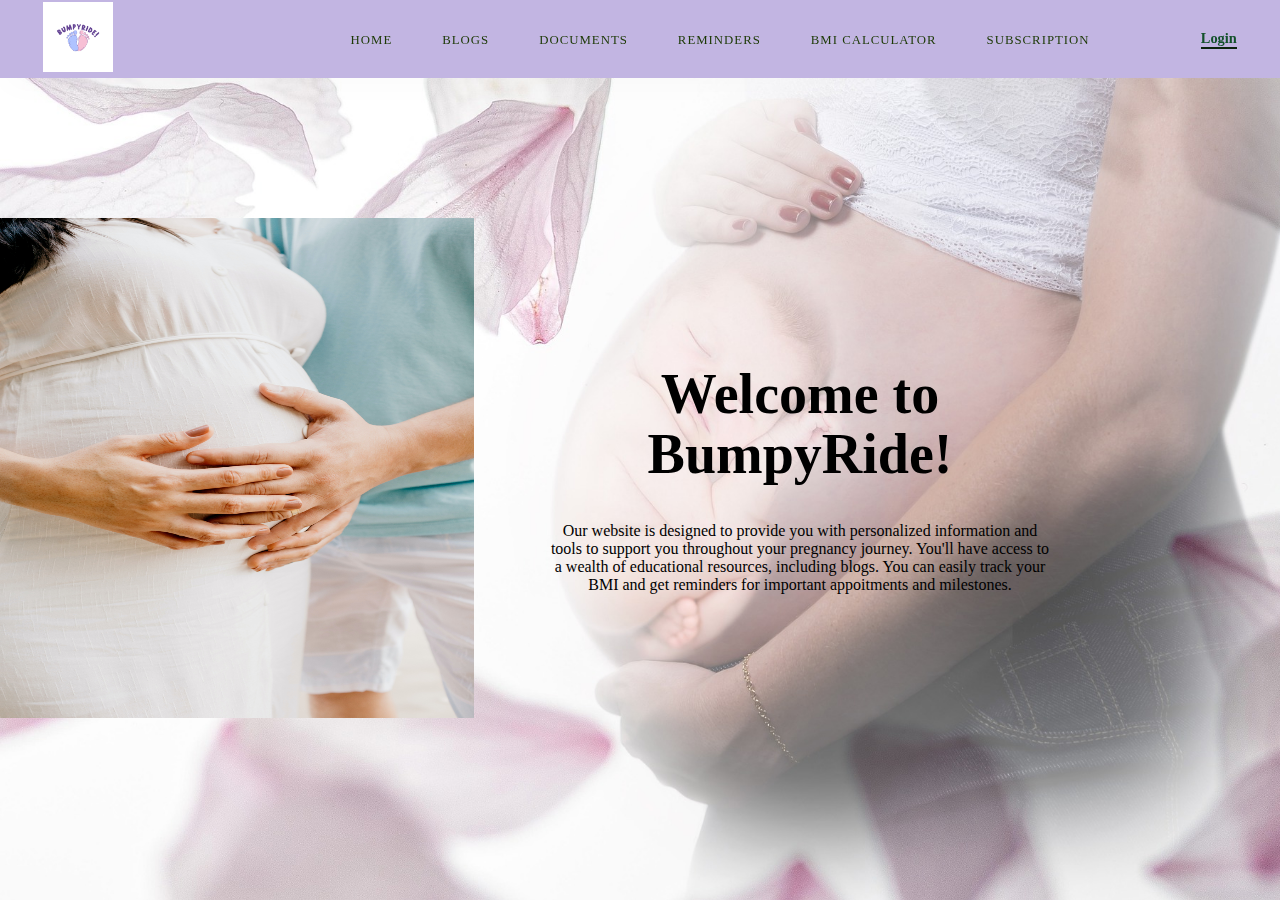
<file: index.html>
<!DOCTYPE html>
<html>l
    <head>
        <meta charset="utf-8">
        <title> BumpyRide </title>
        <link href="login.css" rel="stylesheet" type="text/css" />
        
    </head>
    <body>
      <section id="main">
          <nav> 
           <a href="#" class="logo" >
            <img src="Bumpyride!.png" alt="Logo" >
            </a>

            <span class="menu-space"></span>

            <ul class="menu">
                <li><a href="Index.html">Home</a></li>
                <li><a href="blog.html">Blogs</a></li>
                <li><a href="doc.html">Documents</a></li>
                <li><a href="reminder.html">Reminders</a></li>
                <li><a href="bmi.html">BMI Calculator</a></li>
                <li><a href="subs.html">Subscription</a></li>
            </ul>
            <a href="./contact.html" class="hey"><strong>Login</strong></a>
          </nav>
       </section>


       <section class="content">
       
        <!-- <video autoplay loop muted plays-inline>
        <source src="vid.mp4" type="video/mp4">
        </video> -->
      
         <div class="image">
             <img src="./babybump.jpg" alt="gallery" >
         </div>
            <div class="main-text">
                <h1 style="color: black"><strong>Welcome to <br>BumpyRide!</strong> </h1>
                <p style="color: black;"> Our website is designed to provide you with personalized  information and tools to support you throughout your pregnancy journey. You'll have access to a wealth of educational resources, including blogs. You can easily track your BMI and get reminders for important appoitments and milestones.<p>
                    <!-- <button class="button" > Know More!</button>  -->
            </div>
          </section>
        <!-- <div> 
       <footer >
        <h2>Made with 🤍 at DigitalOcean </h2>
      </footer>
    </div> -->
   
    </body>
    
</html>
</file>
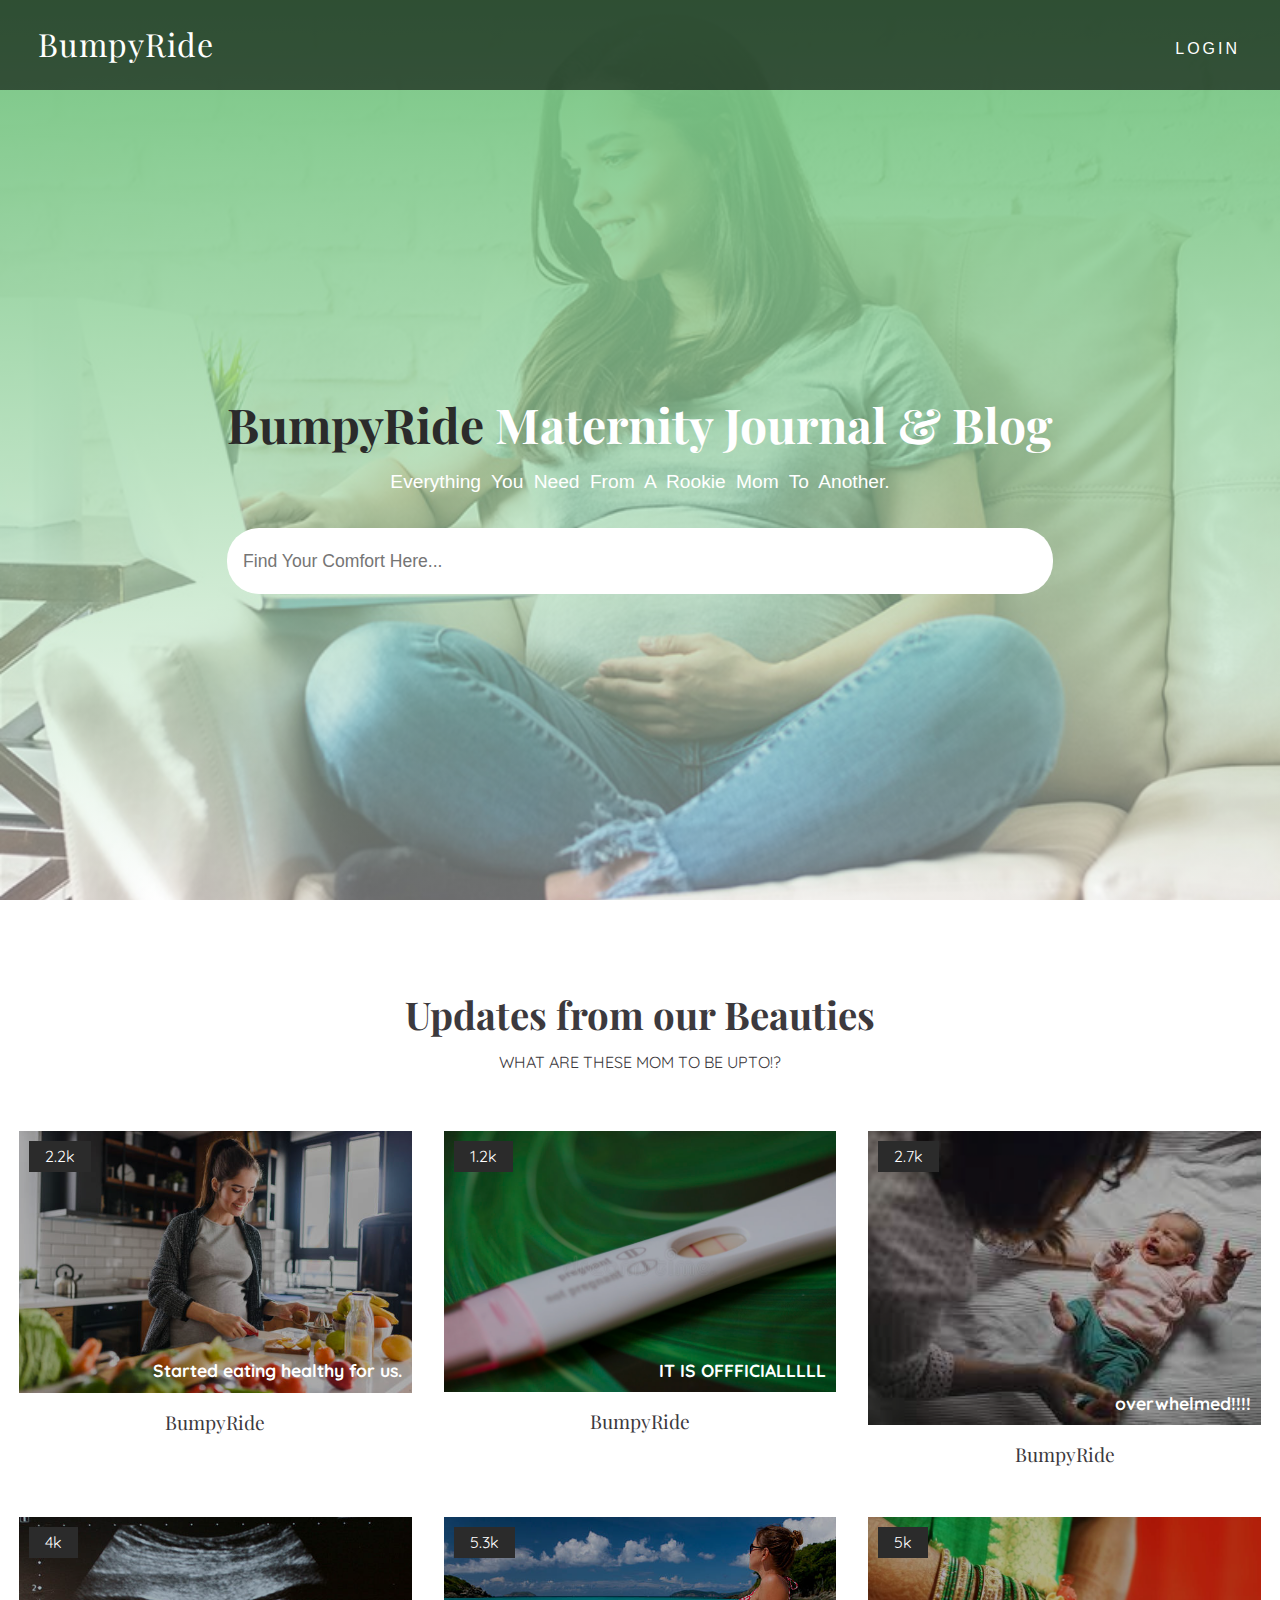
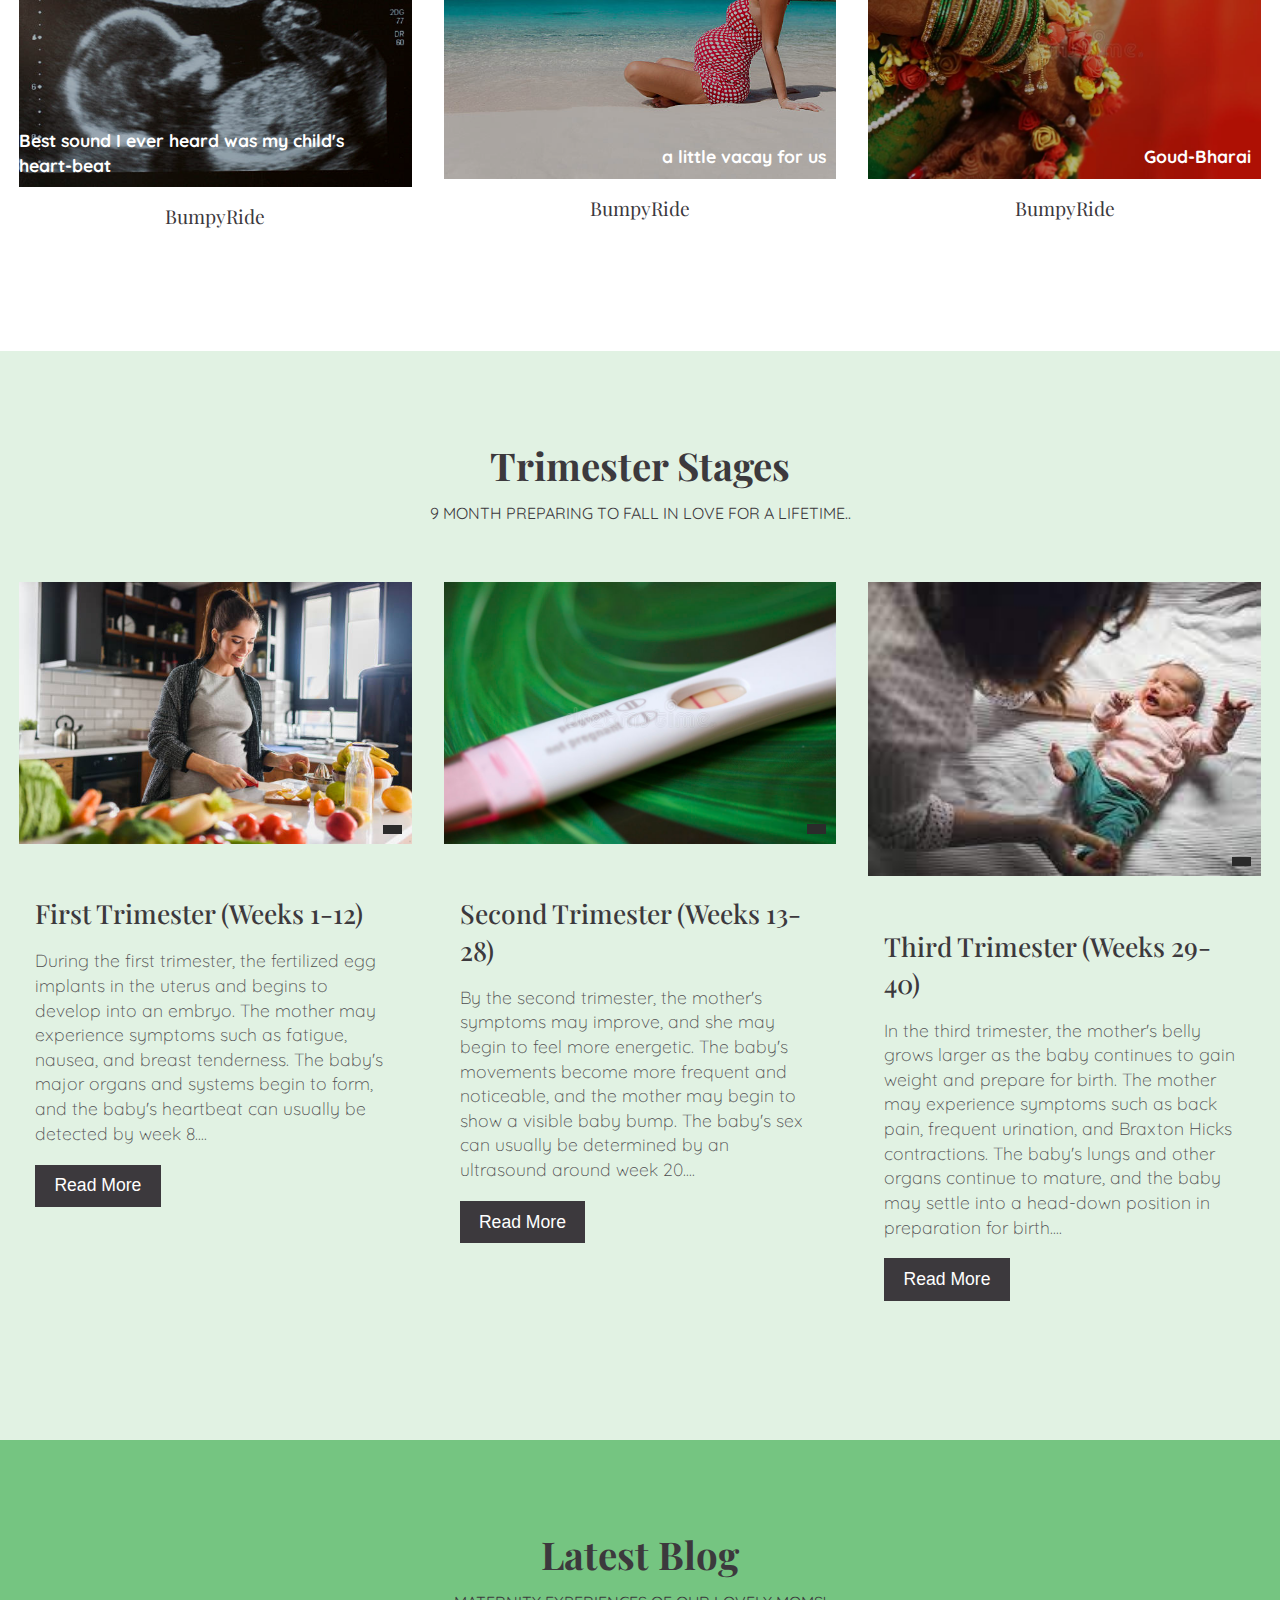
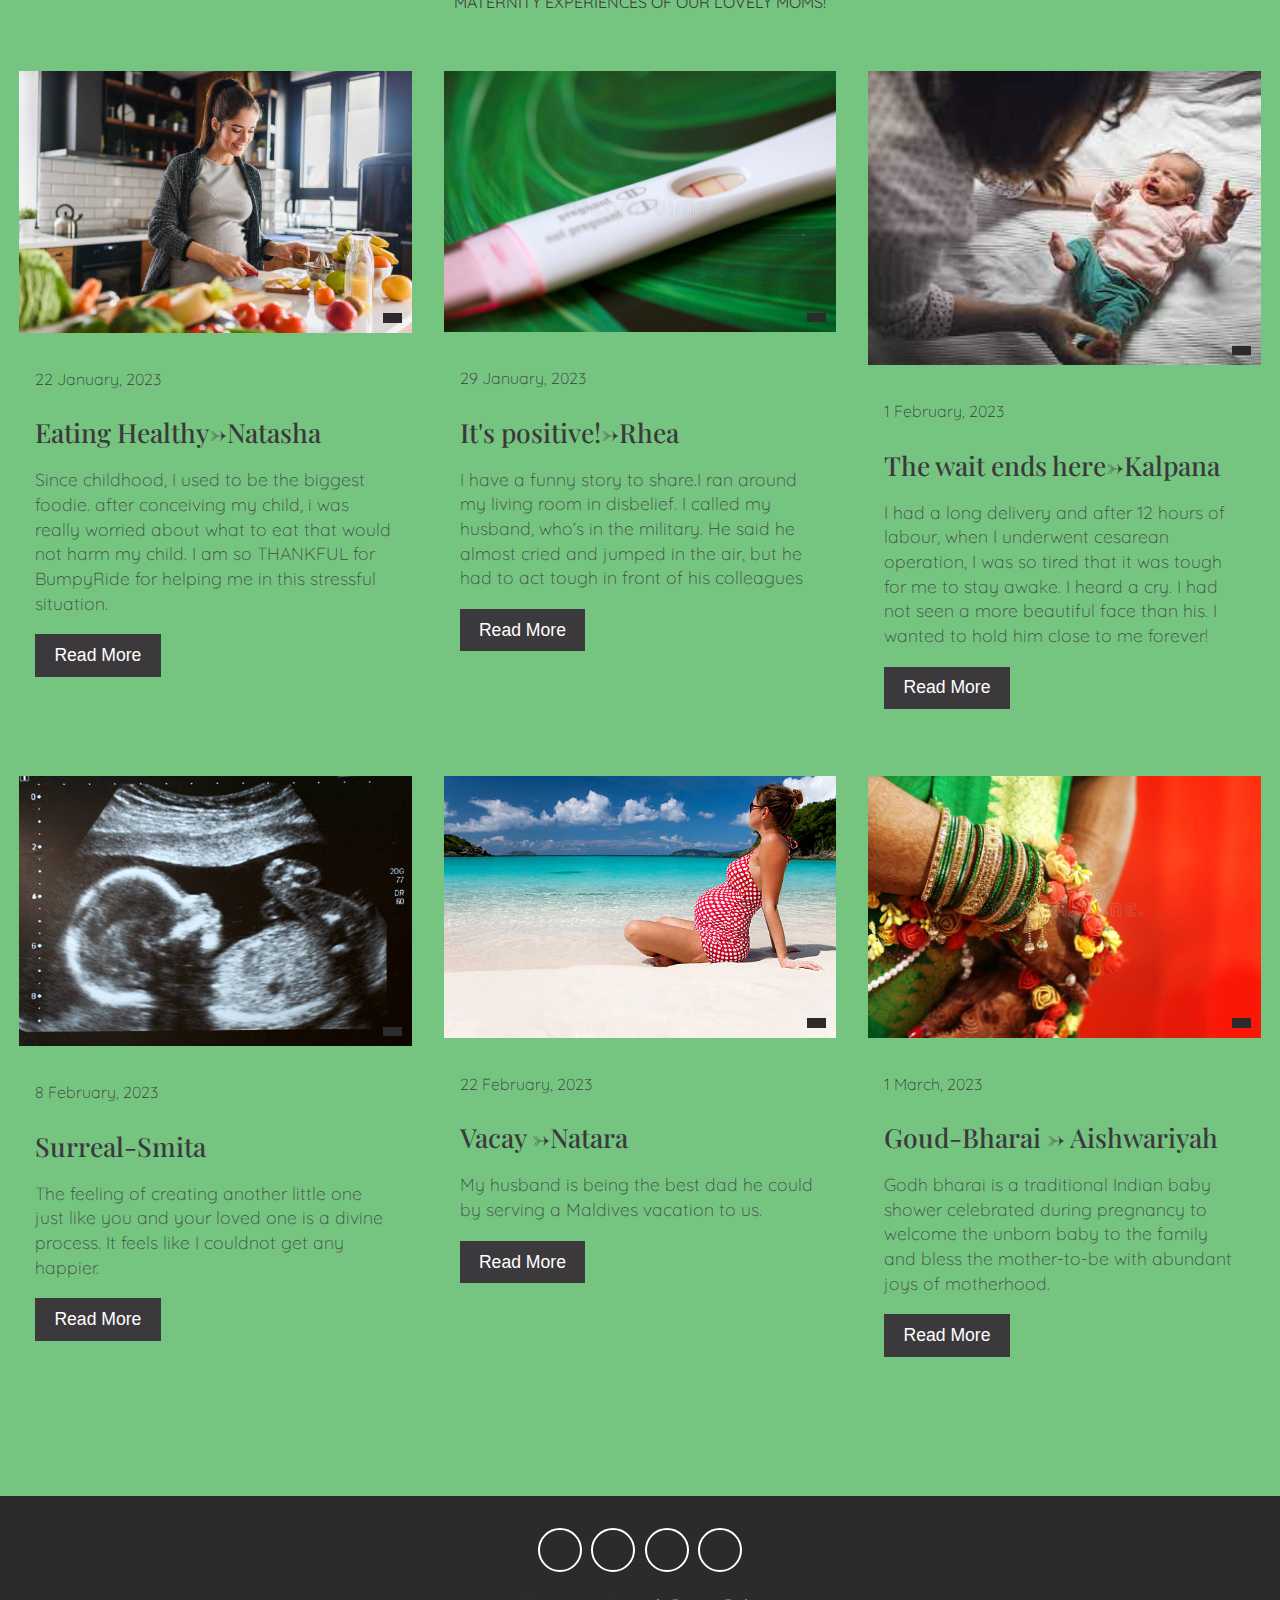
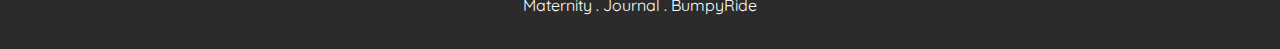
<file: blog.html>
<!DOCTYPE html>
<html>
<head>
    <meta charset="utf-8">
    <meta http-equiv="X-UA-Compatible" content="IE=edge">
    <title>BumpyRide Blog </title>
    <meta name="viewpoint" content="width=device-width,initial-scale=1">
    <link rel="stylesheet" href="https://cdnjs.cloudflare.com/ajax/libs/font-awesome/5.15.1/css/all.min.css" integrity="sha512-+4zCK9k+qNFUR5X+cKL9EIR+ZOhtIloNl9GIKS57V1MyNsYpYcUrUeQc9vNfzsWfV28IaLL3i96P9sdNyeRssA==" crossorigin="anonymous" referrerpolicy="no-referrer" />
    <link rel="stylesheet" href="blog.css"/>
</head>
<body>
    <header>
        <nav class="navbar">
            <div class="container">
                <a href="index.html" class="navbar-brand">BumpyRide </a>
                <div class="navbar-nav">
                    <!-- <a href="">Home</a> -->
                    <a href="contact.html">Login</a>
                    
                </div>

            </div>

        </nav>
        <div class="banner">
            <div class="container">
                <h1 class="banner-title">
                    <span> BumpyRide </span>Maternity Journal & Blog
                </h1>
                <p>Everything you need from a rookie mom to another.</p>
                <form >
                    <input type="text" class="search-input" placeholder="find your comfort here...">
                    <button type="submit" class="search-btn">
                        <i class="fas fa-search "></i>
                    </button>
                </form>

            </div>
        </div>
    </header> 
    <section class = "design" id = "design">
        <div class = "container">
          <div class = "title">
            <h2>Updates from our Beauties </h2>
            <p>What are these mom to be upto!?</p>
          </div>
  
          <div class = "design-content">
            <!-- item -->
            <div class = "design-item">
              <div class = "design-img">
                <img src = "foodprep.jpg" alt = "">
                <span><i class = "far fa-heart"></i> 2.2k</span>
                <span>Started eating healthy for us.</span>
              </div>
              <div class = "design-title">
                <a href = "Index.html">BumpyRide</a>
              </div>
            </div>
            <!-- end of item -->
            <!-- item -->
            

            


            <div class = "design-item">
              <div class = "design-img">
                <img src = "preg.jpg" alt = "">
                <span><i class = "far fa-heart"></i> 1.2k</span>
                <span>IT IS OFFFICIALLLLL</span>
              </div>
              <div class = "design-title">
                <a href = "">BumpyRide</a>
              </div>
            </div>
            <!-- end of item -->
            <!-- item -->
            <div class = "design-item">
              <div class = "design-img">
                <img src = "ourbabycame.jpg" alt = "">
                <span><i class = "far fa-heart"></i> 2.7k</span>
                <span>overwhelmed!!!!</span>
              </div>
              <div class = "design-title">
                <a href = "#">BumpyRide</a>
              </div>
            </div>
            <!-- end of item -->
            <!-- item -->
            <div class = "design-item">
              <div class = "design-img">
                <img src = "ultrasound.jpg" alt = "">
                <span><i class = "far fa-heart"></i> 4k</span>
                <span>Best sound I ever heard was my child's heart-beat</span>
              </div>
              <div class = "design-title">
                <a href = "#">BumpyRide</a>
              </div>
            </div>
            <!-- end of item -->
            <!-- item -->
            <div class = "design-item">
              <div class = "design-img">
                <img src = "pregaaaa.jpg" alt = "">
                <span><i class = "far fa-heart"></i> 5.3k</span>
                <span>a little vacay for us</span>
              </div>
              <div class = "design-title">
                <a href = "#">BumpyRide</a>
              </div>
            </div>
            <!-- end of item -->
            <!-- item -->
            <div class = "design-item">
              <div class = "design-img">
                <img src = "indianbbayshowe.jpg" alt = "">
                <span><i class = "far fa-heart"></i> 5k</span>
                <span>Goud-Bharai</span>
              </div>
              <div class = "design-title">
                <a href = "#">BumpyRide</a>
              </div>
            </div>
            <!-- end of item -->
          </div>
        </div>
      </section>
      <!-- blog trimester start -->
      <section class = "blogt" id = "blogt">
        <div class = "container">
          <div class = "title">
            <h2>Trimester Stages</h2>
            <p>9 MONTH preparing to fall in love for a lifetime..</p>
          </div>
          


          <div class = "blog-content">
            <!-- item -->
            
            <div class = "blog-item">
              <div class = "blog-img">
                <img src = "foodprep.jpg" alt = "">
                <span><i class = "far fa-heart"></i></span>
              </div>

              
              <div class = "blog-text">
                <!-- <span>22 January, 2023</span> -->
                <h2>First Trimester (Weeks 1-12)</h2>
                <p> During the first trimester, the fertilized egg implants in the uterus and begins to develop into an embryo. The mother may experience symptoms such as fatigue, nausea, and breast tenderness. The baby's major organs and systems begin to form, and the baby's heartbeat can usually be detected by week 8....</p>
                <a href = "#">Read More</a>
              </div>
            </div>
            <!-- end of item -->
            <!-- item -->
            <div class = "blog-item">
              <div class = "blog-img">
                <img src = "preg.jpg" alt = "">
                <span><i class = "far fa-heart"></i></span>
              </div>
              <div class = "blog-text">
                <!-- <span>29 January, 2023</span> -->
                <h2>Second Trimester (Weeks 13-28)</h2>
                <p> By the second trimester, the mother's symptoms may improve, and she may begin to feel more energetic. The baby's movements become more frequent and noticeable, and the mother may begin to show a visible baby bump. The baby's sex can usually be determined by an ultrasound around week 20....</p>
                <a href = "#">Read More</a>
              </div>
            </div>
            <!-- end of item -->
            <!-- item -->
            <div class = "blog-item">
              <div class = "blog-img">
                <img src = "ourbabycame.jpg" alt = "">
                <span><i class = "far fa-heart"></i></span>
              </div>
              <div class = "blog-text">
                <!-- <span>1 February, 2023</span> -->
                <h2>Third Trimester (Weeks 29-40)</h2>
                <p> In the third trimester, the mother's belly grows larger as the baby continues to gain weight and prepare for birth. The mother may experience symptoms such as back pain, frequent urination, and Braxton Hicks contractions. The baby's lungs and other organs continue to mature, and the baby may settle into a head-down position in preparation for birth....</p>
                <a href = "#">Read More</a>
              </div>
            </div>
            <!-- end of item -->
          </div>
        </div>
      </section>
      <!--  blog tr ends-->

      <section class = "blog" id = "blog">
        <div class = "container">
          <div class = "title">
            <h2>Latest Blog</h2>
            <p>Maternity experiences of our lovely moms!</p>
          </div>
          


          <div class = "blog-content">
            <!-- item -->
            
            <div class = "blog-item">
              <div class = "blog-img">
                <img src = "foodprep.jpg" alt = "">
                <span><i class = "far fa-heart"></i></span>
              </div>

              
              <div class = "blog-text">
                <span>22 January, 2023</span>
                <h2>Eating Healthy->Natasha</h2>
                <p>Since childhood, I used to be the biggest foodie. after conceiving my child, i was really worried about
                    what to eat that would not harm my child. 
                    I am so THANKFUL for BumpyRide for helping me in this stressful situation.
                </p>
                <a href = "#">Read More</a>
              </div>
            </div>
            <!-- end of item -->
            <!-- item -->
            <div class = "blog-item">
              <div class = "blog-img">
                <img src = "preg.jpg" alt = "">
                <span><i class = "far fa-heart"></i></span>
              </div>
              <div class = "blog-text">
                <span>29 January, 2023</span>
                <h2>It's positive!->Rhea</h2>
                <p>I have a funny story to share.I ran around my living room in disbelief. I called my husband, who’s in the military.
                     He said he almost cried and jumped in the air, but he had to act tough in front of his colleagues</p>
                <a href = "#">Read More</a>
              </div>
            </div>
            <!-- end of item -->
            <!-- item -->
            <div class = "blog-item">
              <div class = "blog-img">
                <img src = "ourbabycame.jpg" alt = "">
                <span><i class = "far fa-heart"></i></span>
              </div>
              <div class = "blog-text">
                <span>1 February, 2023</span>
                <h2>The wait ends here->Kalpana</h2>
                <p>I had a long delivery and after 12 hours of labour, when I underwent cesarean operation, I was so tired that it was tough for me to stay awake. I heard a cry. I had not seen a more beautiful face than his.
                     I wanted to hold him close to me forever!</p>
                <a href = "#">Read More</a>
              </div>
            </div>
            <!-- end of item -->
            <!-- item -->
            <div class = "blog-item">
              <div class = "blog-img">
                <img src = "ultrasound.jpg" alt = "">
                <span><i class = "far fa-heart"></i></span>
              </div>
              <div class = "blog-text">
                <span>8 February, 2023</span>
                <h2>Surreal-Smita</h2>
                <p>The feeling of creating another little one just like you and your loved one is a divine process.
                    It feels like I couldnot get any happier.
                </p>
                <a href = "#">Read More</a>
              </div>
            </div>
            <!-- end of item -->
            <!-- item -->

            
            <div class = "blog-item">
              <div class = "blog-img">
                <img src = "pregaaaa.jpg" alt = "">
                <span><i class = "far fa-heart"></i></span>
              </div>
              <div class = "blog-text">
                <span>22 February, 2023</span>
                <h2>Vacay ->Natara</h2>
                <p>My husband is being the best dad he could by serving a Maldives vacation to us.

                </p>
                <a href = "#">Read More</a>
              </div>
            </div>
            <!-- end of item -->
            <!-- item -->
            <div class = "blog-item">
              <div class = "blog-img">
                <img src = "indianbbayshowe.jpg" alt = "">
                <span><i class = "far fa-heart"></i></span>
              </div>
              <div class = "blog-text">
                <span>1 March, 2023</span>
                <h2>Goud-Bharai -> Aishwariyah</h2>
                <p>Godh bharai is a traditional Indian baby shower celebrated during pregnancy to welcome the unborn baby to the family and bless the mother-to-be with abundant joys of motherhood.

                </p>
                <a href = "#">Read More</a>
              </div>
            </div>
            <!-- end of item -->
          </div>
        </div>
      </section>

      <footer>
        <div class = "social-links">
          <a href = "#"><i class = "fab fa-facebook-f"></i></a>
          <a href = "#"><i class = "fab fa-twitter"></i></a>
          <a href = "#"><i class = "fab fa-instagram"></i></a>
          <a href = "#"><i class = "fab fa-pinterest"></i></a>
        </div>
        <span>Maternity . Journal . BumpyRide </span>
      </footer>
    
</body>
</html>
</file>
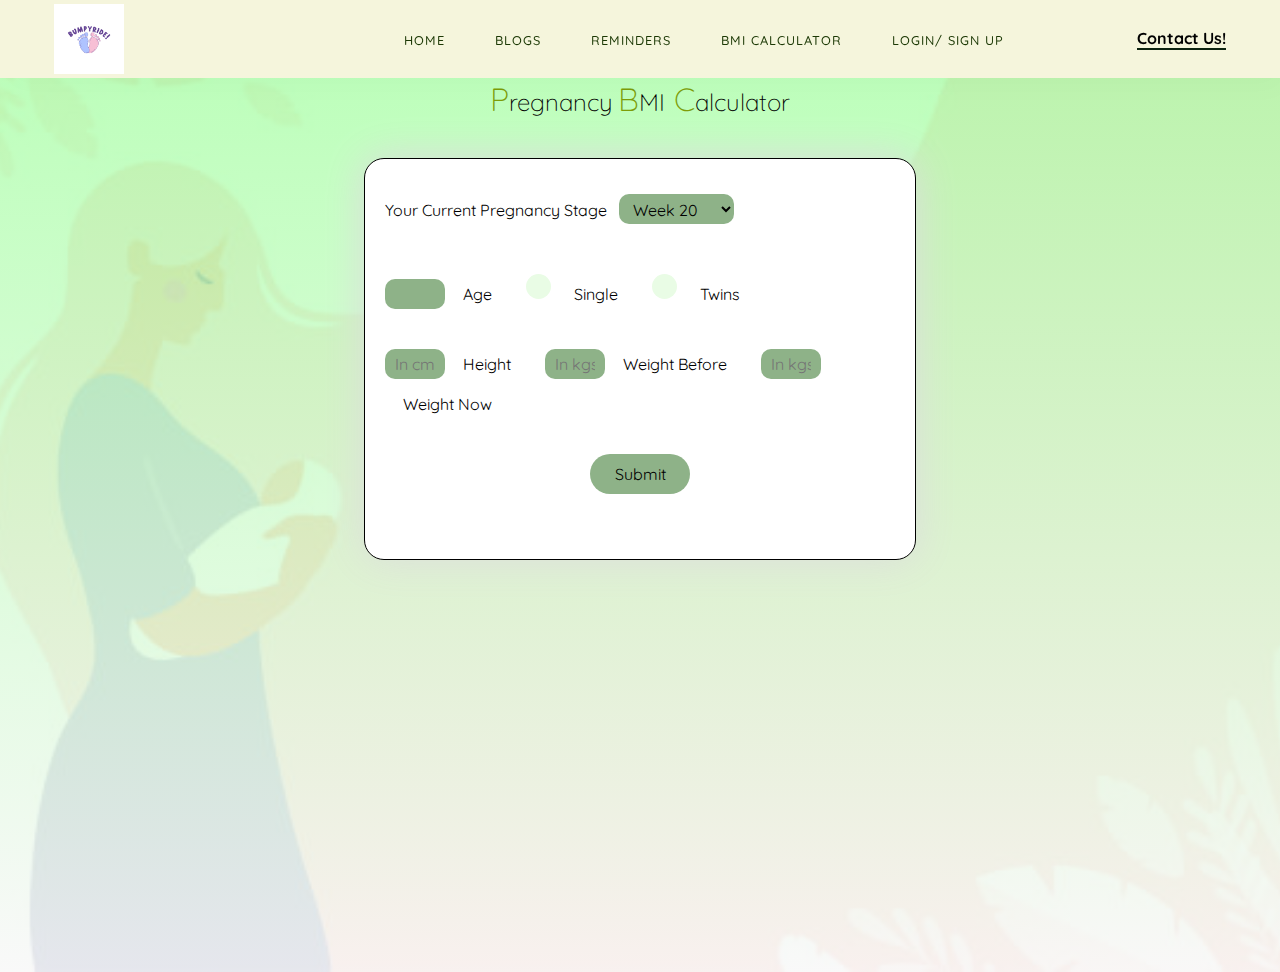
<file: bmi.html>
<head>
    <link href="https://fonts.googleapis.com/css?family=Quicksand:400,700" rel="stylesheet">
    <link rel="stylesheet" href="bmi.css" >
    
  </head>
  <body>
    <section id="main">
        <nav> 
         <a href="#" class="logo" >
          <img src="Bumpyride!.png" alt="Logo" >
          </a>

          <span class="menu-space"></span>

          <ul class="menu">
              <li><a href="Index.html">Home</a></li>
              <li><a href="blog.html">Blogs</a></li>
              <li><a href="reminder.html">Reminders</a></li>
              <li><a href="bmi.html">BMI Calculator</a></li>
              <li><a href="#">Login/ Sign Up</a></li>
          </ul>
          <a href="contact.html" class="hey"><strong>Contact Us!</strong></a>
        </nav>
     </section>
    <h3><b>P</b>regnancy <b>B</b>MI<b> C</b>alculator</h3>
  <form class="form" id="form" onsubmit="return validateForm()">
    <div class="row-zero">
	<td >Your Current Pregnancy Stage</td>
	<td >
		<select name="pstage" class="infull">
			<option value="1">Week 1</option><option value="2">Week 2</option><option value="3">Week 3</option><option value="4">Week 4</option><option value="5">Week 5</option><option value="6">Week 6</option><option value="7">Week 7</option><option value="8">Week 8</option><option value="9">Week 9</option><option value="10">Week 10</option><option value="11">Week 11</option><option value="12">Week 12</option><option value="13">Week 13</option><option value="14">Week 14</option><option value="15">Week 15</option><option value="16">Week 16</option><option value="17">Week 17</option><option value="18">Week 18</option><option value="19">Week 19</option><option value="20" selected>Week 20</option><option value="21">Week 21</option><option value="22">Week 22</option><option value="23">Week 23</option><option value="24">Week 24</option><option value="25">Week 25</option><option value="26">Week 26</option><option value="27">Week 27</option><option value="28">Week 28</option><option value="29">Week 29</option><option value="30">Week 30</option><option value="31">Week 31</option><option value="32">Week 32</option><option value="33">Week 33</option><option value="34">Week 34</option><option value="35">Week 35</option><option value="36">Week 36</option><option value="37">Week 37</option><option value="38">Week 38</option><option value="39">Week 39</option><option value="40">Week 40</option>		</select>
	</td>

    </div>
  <div class="row-one">
    <input type="text" class="text-input" id="age" autocomplete="off" required/><p class="text">Age</p>
    <label class="container">
    <input type="radio" name="radio" id="f"><p class="text">Single</p>
      <span class="checkmark"></span>
    </label>
    <label class="container">
    <input type="radio" name="radio" id="m"><p class="text">Twins</p>
      <span class="checkmark"></span>
    </label>
    </div>
  
  <div class="row-two">
    <input type="text" class="text-input" name="" placeholder="In cm" required id="height" autocomplete="off" required><p class="text">Height</p>
  <input type="text" class="text-input" name="" placeholder="In kgs" required id="weightbefore" autocomplete="off" required><p class="text">Weight Before</p>
  <input type="text" class="text-input" name="" placeholder="In kgs" required id="weightnow" autocomplete="off" required><p class="text">Weight Now</p>
  </div>
  <button type="button" id="submit" class="hello">Submit</button>
  </form>
  <script>
    var age = document.getElementById("age");
var height = document.getElementById("height");
var weightbefore = document.getElementById("weightbefore");
var weightnow = document.getElementById("weightnow");


var twin = document.getElementById("m");
var single = document.getElementById("f");
var form = document.getElementById("form");
function validateForm() {
    if (
        age.value == "" ||
        height.value == "" ||
        weightbefore.value == "" ||
        weightnow.value == "" ||
        (twin.checked == false && single.checked == false)
    ) {
        alert("All fields are required!");
        document
            .getElementById("submit")
            .removeEventListener("click", countBmi);
    } else {
        countBmi();
    }
}
document.getElementById("submit").addEventListener("click", validateForm);
function countBmi() {
    var p = [age.value, height.value, weightbefore.value];
    var q = [age.value, height.value, weightnow.value];
    if (twin.checked) {
        p.push("twin");
    } else if (single.checked) {
        p.push("single");
    }
    form.reset();
    var bmibefore = Number(p[2]) / (((Number(p[1]) / 100) * Number(p[1])) / 100);
    var bmiafter = Number(q[2]) / (((Number(q[1]) / 100) * Number(q[1])) / 100);
    var resultbefore = "";
    var resultafter =" ";
    if (bmibefore < 18.5) {
        resultbefore = "   Underweight before";
    } else if (18.5 <= bmibefore && bmibefore <= 24.9) {
        resultbefore = "   Healthy before";
    } else if (25 <= bmibefore && bmibefore <= 29.9) {
        resultbefore = "   Overweight before";
    } else if (30 <= bmibefore && bmibefore <= 34.9) {
        resultbefore = "   Obese before";
    } else if (35 <= bmibefore) {
        resultbefore = "   Extremely obese before";
    }

    if (bmiafter < 20.5) {
        resultafter = "   Underweight now";
    } else if (20.5 <= bmiafter && bmiafter <= 26.9) {
        resultafter = "   Healthy now";
    } else if (27 <= bmiafter && bmiafter <= 31.9) {
        resultafter = "   Overweight now";
    } else if (32 <= bmiafter && bmiafter <= 36.9) {
        resultafter = "   Obese now";
    } else if (37 <= bmiafter) {
        resultafter = "   Extremely obese now";
    }
    var h10 = document.createElement("h10");
    var h11 = document.createElement("h11");
    var h20 = document.createElement("h20");
    var h30 = document.createElement("h30");
    var h21 = document.createElement("h21");
    var h31 = document.createElement("h31");
    var t1 = document.createTextNode(resultbefore);
    var t2 = document.createTextNode(resultafter);
    var b1 = document.createTextNode("     BMI (Pregnancy): ");
    var b2 = document.createTextNode("     BMI (Before): ");
    var r1 = document.createTextNode(parseFloat(bmibefore).toFixed(2));
    var r2 = document.createTextNode(parseFloat(bmiafter).toFixed(2));
    h10.appendChild(t1);
    h11.appendChild(t2);
    h20.appendChild(b1);
    h21.appendChild(r1);
    h30.appendChild(b2);
    h31.appendChild(r2);
    document.body.appendChild(h10);
    document.body.appendChild(h11);
    document.body.appendChild(h20);
    document.body.appendChild(h21);
    document.body.appendChild(h30);
    document.body.appendChild(h31);
    document.getElementById("submit").removeEventListener("click", countBmi);
    document
        .getElementById("submit")
        .removeEventListener("click", validateForm);
}
document.getElementById("submit").addEventListener("click", countBmi);
  </script>
  </body>
</file>
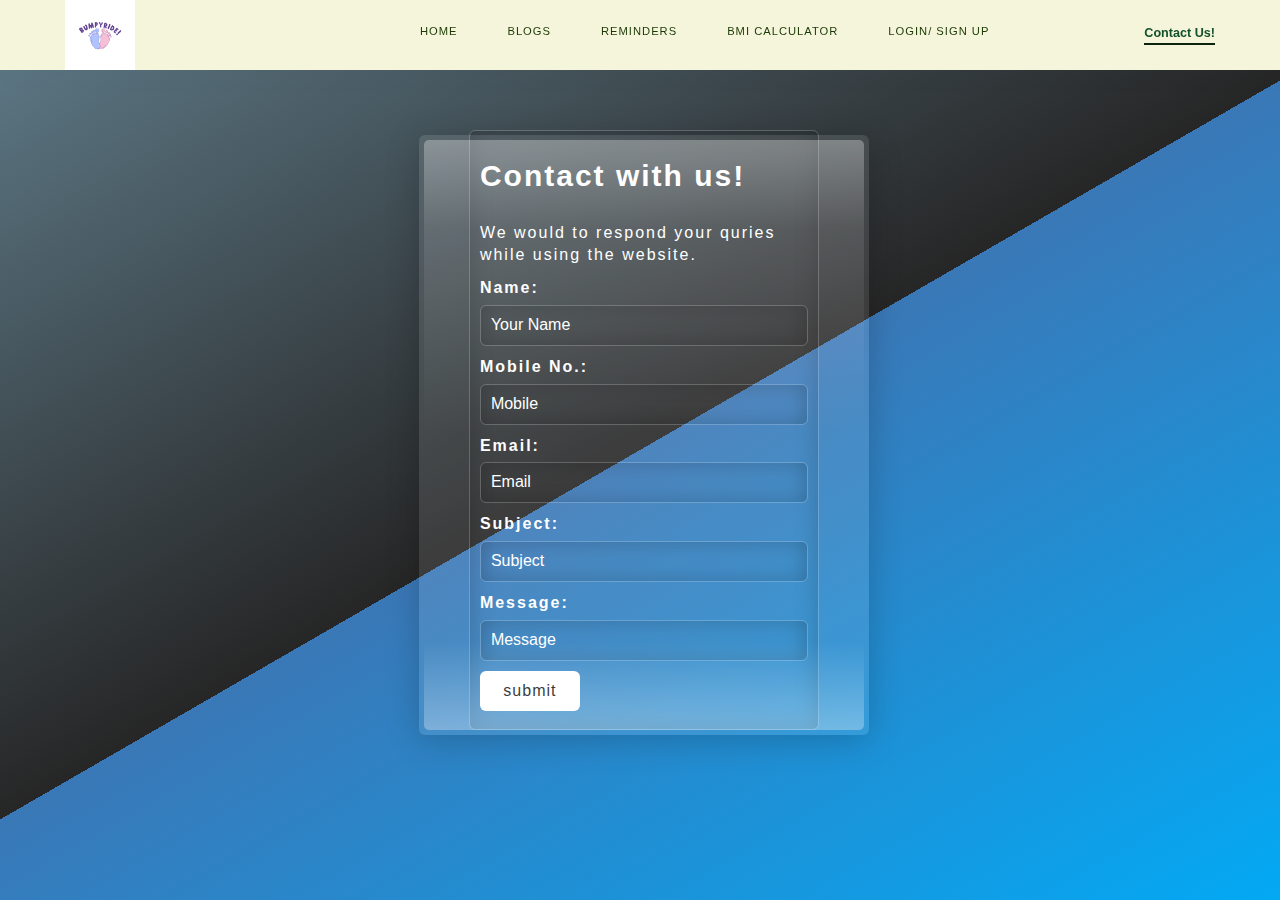
<file: contact.html>
<!DOCTYPE html>
<html lang="en">
<head>
	<meta charset="UTF-8">
	<meta http-equiv="X-UA-Compatible" content="IE=edge">
	<meta name="viewport" content="width=device-width, initial-scale=1.0">
	<title>Form1</title>
	<!-- Latest compiled and minified CSS -->
<link rel="stylesheet" href="https://maxcdn.bootstrapcdn.com/bootstrap/3.4.1/css/bootstrap.min.css">

<!-- jQuery library -->
<script src="https://ajax.googleapis.com/ajax/libs/jquery/3.5.1/jquery.min.js"></script>

<!-- Latest compiled JavaScript -->
<script src="https://maxcdn.bootstrapcdn.com/bootstrap/3.4.1/js/bootstrap.min.js"></script>
	  <link rel="stylesheet" href="style1A.css">
	  
</head>
<body>
	<section id="main">
		<nav> 
		 <a href="#" class="logo" >
		  <img src="Bumpyride!.png" alt="Logo" >
		  </a>

		  <span class="menu-space"></span>

		  <ul class="menu">
			  <li><a href="Index.html">Home</a></li>
			  <li><a href="blog.html">Blogs</a></li>
			  <li><a href="reminder.html">Reminders</a></li>
			  <li><a href="bmi.html">BMI Calculator</a></li>
			  <li><a href="#">Login/ Sign Up</a></li>
		  </ul>
		  <a href="contact.html" class="hey"><strong>Contact Us!</strong></a>
		</nav>
	 ..
	
		
		<div class="box">
		  <div class="form">
			  <h2>Contact with us!</h2>
			  <p>We would to respond your quries while using the website.</p>
			  <form action="#" onsubmit="return validation()">
				  <div class="inputbox" >
					  <label>Name:</label>
					  <input type="text" name="name" id="name" placeholder="Your Name" autocomplete="off">
					  <span id="username" class="text-danger font-weight-bold" style="color: red; font-weight: bolder;"></span>
				  </div>

				  <div class="inputbox">
					  <label>Mobile No.:</label>
					  <input type="number" name="mobile" id="mobile" placeholder="Mobile">
					  <span id="mobileno" class="text-danger font-weight-bold" style="color: red; font-weight: bolder;"></span>
				  </div>

				  <div class="inputbox">
					  <label>Email:</label>
					  <input type="email" name="email" id="email" placeholder="Email">
					  <span id="emails" class="text-danger font-weight-bold" style="color: red; font-weight: bolder;"></span>
				  </div>

				  <div class="inputbox">
					<label>Subject:</label> 
					 <input type="text" name="branch" id="branch" placeholder="Subject">
					 <span id="branches" class="text-danger font-weight-bold" style="color: red; font-weight: bolder;"></span>
				 </div><div class="inputbox">
					<label>Message:</label> 
					 <input type="text" name="branch" id="branch" placeholder="Message">
					 <span id="branches" class="text-danger font-weight-bold" style="color: red; font-weight: bolder;"></span>
				 </div>
				 
				  <div class="inputbox">
					  <input type="submit" class="btn btn-success" value="submit" placeholder="Submit">
				  </div>
			  </form>
		  </div>
		</div>
	</section>
	<script src="form.js"></script>
</body>
</html>
</file>
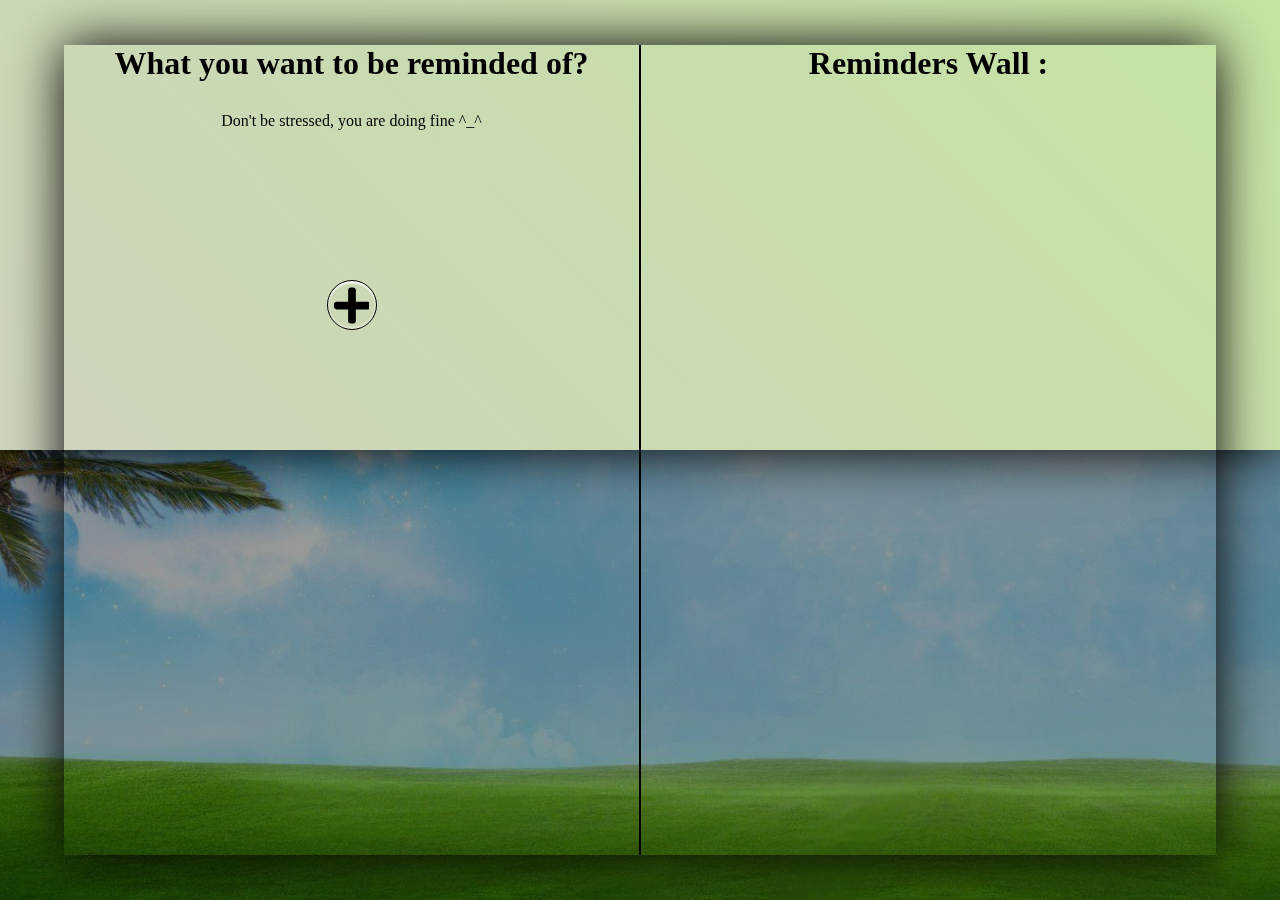
<file: reminder.html>
<!DOCTYPE html>
<html lang="en">

<head>
   <meta charset="UTF-8">
   <meta name="viewport" content="width=device-width, initial-scale=1.0">
   <title>Task To Do</title>

</head>
<style>
   * {
      margin: 0;
      padding: 0;
      transition: all .125s;
      scroll-behavior: smooth;
   }

   body {
      width: 100vw;
      height: 100vh;
      display: flex;
      align-items: center;
      justify-content: center;
      background: #94eb98;
      min-height: 100vh;
    background: linear-gradient(rgba(0, 0, 0, 0.4), rgba(0, 0, 0, 0.4)), url(sky.jpg) center/cover no-repeat fixed;
    
   }

   .hello{
    min-height: 100vh;
    background: linear-gradient(rgba(0, 0, 0, 0.4), rgba(0, 0, 0, 0.4)), url(banner-bg.jpg) center/cover no-repeat fixed;
    display: flex;
    flex-direction: column;
    justify-content: stretch;
   }


   .back {
      position: fixed;
      pointer-events: none;
      height: 50vw;
      max-height: 50vh;
      width: 100%;
      background: linear-gradient(45deg, #cdd4be, #c5e3a1);
      top: 0;
      box-shadow: 0 0 50px;
      z-index: -1;
   }

   .taskPalet {
      display: flex;
      align-items: center;
      flex-flow: row;
      height: 90vh;
      width: 90vw;
      box-shadow: 0 0 50px;
      position: relative;
   }

   .taskPalet .head {
      display: flex;
      position: relative;
      flex-flow: column;
      align-items: center;
      height: 100%;
      width: 50%;
   }

   .head>h1,
   .head>p {
      margin-bottom: 30px;
      padding: 0 10px;
   }


   .inPanel {
      display: flex;
      box-sizing: border-box;
      position: relative;

      overflow: hidden;
      width: 50px;
      height: 50px;
      margin-top: 120px;
   }

   .inPanel>* {
      position: absolute;
      box-sizing: border-box;
      box-shadow: inset 0 -2px 2px #ffffff, inset 0 2px 2px #fff;
   }

   .inPanel>button {
      width: 50px;
      height: 50px;
      left: calc(100% - 50px);
      padding: 6px;
      background: none;
      border: none;
      outline: none;
      fill: #000000;
      border: .5px solid #010101;
      border-radius: 50%;
      padding-top: 4px;
      box-shadow: inset 0 -2px 2px #fff7f773, inset 0 2px 2px #fff;
   }

   .inPanel input::placeholder {
      color: #ffffff;
   }

   .inPanel input:focus::placeholder {
      color: #0000007e;
   }

   .inPanel input:focus,
   .inPanel .textarea:focus {
      background-color: #ffffffab;
   }

   .inPanel>input,
   .inPanel .textarea {
      width: calc(100% - 60px);
      height: 50px;
      border: 1px solid #ffffffab;
      border-radius: 25px;
      padding-left: 10px;
      outline: none;
      background-color: #0000001f;


      width: 0;
      padding: 0;
      border: none;
   }

   .inPanel .textarea {
      top: 0px;
      left: 0;
      max-width: 100%;
      min-width: 100%;
      max-height: calc(100% - 200px);
      min-height: calc(100% - 200px);
      padding: 10px 20px;
      text-align: justify;
   }

   .taskTime {
      width: 100%;
      background: #0000001f;
      height: 130px;
      /* 
      top: calc(100% - 130px); */
      bottom: 0;
      padding: 10px;

      height: 43px;
      overflow: hidden;
      border-radius: 25px;
      border: 1px solid #ffffffab;
   }

   .taskTime input[type="checkbox"] {
      position: absolute;
      display: none;
   }

   .taskTime p {
      margin: 0;
   }

   .taskTime label {
      display: flex;
      align-items: center;
      justify-content: space-between;

   }


   .others * {
      height: 0;
      padding: 0;
      margin: 0;
      overflow: hidden;
      display: none;
      transform: all .5s;
   }

   #timeSwitch:checked~.others * {
      height: max-content;
      padding: 0;
      margin: 0;
      overflow: hidden;
      display: block;
   }

   .taskTime label .switch {
      width: 30px;
      height: 15px;
      border-radius: 10px;
      border: 1px solid #61fae6;
      background-color: #dddddd;
      position: relative;
      transition: all .125s;
      box-sizing: content-box;
   }

   .taskTime label .switch::before {
      width: 14.5px;
      box-sizing: content-box;
      height: 14.5px;
      border-radius: 50%;
      background-color: #08a243;
      content: ' ';
      transition: all .125s;
      position: absolute;
      left: .5px;
   }

   #timeSwitch:checked~label .switch {
      background-color: #fff;
   }

   #timeSwitch:checked~label .switch::before {
      background-color: #0069cc;
      left: calc(100% - 15.5px);
   }

   .taskTime label {
      margin-bottom: 10px;
      border-bottom: 1px solid #000;
      padding-bottom: 4px;
   }



   .taskTime>input {
      height: 20px;
      border: none;
      width: 100px;
      border-bottom: 1px solid #000;
      border-radius: 0;
      outline: none;
      background: none;
   }


   .detailPart * {
      box-sizing: border-box;
   }
   
   .detailPart > *{
      box-shadow: inset 0 -2px 2px #00000073, inset 0 2px 2px #fff;
   }

   .detailPart {
      position: relative;
      top: 60px;
      width: 300px;
      height: 350px;
      box-shadow: none;
      height: 0;
      overflow: hidden;
   }













   /* scripted */
   .taskPaletView .inPanel {
      /* 
      margin-top: 0; */

      width: 300px;
      height: 400px;
   }


   .taskPaletView .inPanel>input,
   .taskPaletView .inPanel .textarea {

      width: calc(100% - 60px);
      height: 50px;
      border: 1px solid #000000ab;
      padding-left: 10px;
   }

   .detailView {
      height: 350px;
   }

   .taskPaletViewUp .inPanel {
      margin-top: 0;
   }

   /* scripted */










   .taskList *::first-letter {
      text-transform: uppercase;
   }

   .taskList * {
      box-sizing: border-box;
   }

   .taskList {
      width: 50%;
      height: 100%;
      display: flex;
      flex-flow: column;
      border-left: 2px solid #000;
      align-items: center;
      position: relative;
   }

   .taskList .taskBar {
      display: flex;
      flex-flow: row wrap;
      width: 100%;
      height: 100%;
      padding: 10px 20px;
   }

   .taskList .task::after,
   .taskList .task::before{
    width: 60px;
    height: 60px;
    position: absolute;
    content: ' ';
    right: -30px;
    top: -30px;
    transform: rotate(45deg) scale(3);
    background-color: #acecb1;
    transition: all .5s ease-in;
    pointer-events: none;
   }
   
   .taskList .task::after{
      left: -30px;
      bottom: -30px;
   }

   .taskList .task:hover::before,
   .taskList .task:hover::after{
      transform: rotate(90deg) scale(0.5);
   }
   .taskList .task {
      width: 225px;
      height: 125px;
      overflow: hidden;
      position: relative;
      background: linear-gradient(65deg,#f2f1f1, #23cfc1);
      padding: 5px 9px;
      transform-style: preserve-3d;
      margin: 10px;
      display: flex;
      flex-direction: column;
      color: #000000;
   }

   .taskList .task .btnPanel {
      display: flex;
      align-items: center;
      justify-content: space-around;
      background-color: #000000a8;
      position: absolute;
      bottom: 0;
      width: 100%;
      height: 30px;
      left: 0;
      padding: 5px 0px;
      color: #fff;
      opacity: 0;
      transition: all .12s;
   }

   .taskList .task:hover .btnPanel {
      opacity: 1;
   }

   .taskList .task button:nth-child(1) {
      width: 20px;
      height: 20px;
      fill: #fff;
   }

   .taskList .task button:nth-child(2) {
      color: #ff5e00;
      font-size: 3em;
   }

   .taskList .task button {
      border: none;
      outline: none;
      background: none;
   }

   .taskList .task .time {
      font-size: 14px;
      position: absolute;
      bottom: 5px;
   }

   .taskList .task h2.title {
      align-self: center;
      margin-bottom: 10px;
      width: max-content;
      text-decoration: underline;
      text-align: right;
      position: relative;
      right: 0;
   }

   .taskList .task.js {
      animation: delete 1s linear infinite;
   }

   @keyframes delete {

      100%,
      0% {
         background: #e3cb8e;
         transform: scale(1);
      }

      50% {
         background: #00ff00;
         transform: scale(0.9);
      }
   }

   ::-webkit-scrollbar {
      width: 7px;
      background: #ff000000;
      height: 0;
   }

   .taskBar {
      overflow: auto;
      align-items: center;
      justify-content: center;
   }


   @media screen and (max-width: 683px) {
      body {
         align-items: flex-start;
      }

      .taskPalet {
         flex-flow: column;
         height: max-content;
         top: 30px;
      }

      .taskPalet .head {
         width: 100%;
         position: relative;
         height: 420px;
      }

      .taskList {
         border: none;
         border-top: 2px solid #000;
         margin-top: 100px;
         width: 100%;
         position: relative;
         top: -80px;
         max-height: 500px;
      }

      .taskPaletView .inPanel {
         width: 250px;
      }
   .detailView {
      height: 300px;
   }
   }
</style>

<body>
    <header class="hello"></header>
   <span class="back"></span>
   <div class="taskPalet">
      <div class="head">

         <h1>What you want to be reminded of?</h1>
         <p>Don't be stressed, you are doing fine ^_^<br></p>

         <div class="inPanel">
            <button id="addBtn">
               <svg xmlns="http://www.w3.org/2000/svg" viewBox="0 0 448 512">
                  <path
                     d="M416 208H272V64c0-17.67-14.33-32-32-32h-32c-17.67 0-32 14.33-32 32v144H32c-17.67 0-32 14.33-32 32v32c0 17.67 14.33 32 32 32h144v144c0 17.67 14.33 32 32 32h32c17.67 0 32-14.33 32-32V304h144c17.67 0 32-14.33 32-32v-32c0-17.67-14.33-32-32-32z" />
               </svg>
            </button>
            <input type="text" id="taskTitle" placeholder="Title of Your Task">

            <div class="detailPart">

               <textarea class="textarea" type="" placeholder="Description"></textarea>

               <div class="taskTime">
                  <input type="checkbox" name="time" id="timeSwitch">
                  <label for="timeSwitch">
                     <p>setup reminder</p>
                     <div class="switch" onclick="fnTiming()"></div>
                  </label>

                  <div class="others">
                     <p>After how many second you want to be reminded?? (put time in seconds)</p>
                     <input type="number" step="1" id="inTime" value="60" min="1" max="3600">
                  </div>

               </div>
            </div>
         </div>
      </div>

      <div class="taskList">

         <h1>Reminders Wall :</h1>

         <div class="taskBar">

         </div>
      </div>
   </div>
   </div>


   <script>
      var log = console.log;

      var addBtn = document.querySelector('#addBtn');

      var inPanel = document.querySelector('.inPanel');

      var taskPalet = document.querySelector('.taskPalet');

      var detailBar = document.querySelector('.detailPart');

      var timeSwitch = document.querySelector('#timeSwitch');

      var physicalSwitch = document.querySelector('.switch');

      var timePanel = document.querySelector('.taskTime');

      var taskBar = document.querySelector('.taskBar');

      var titleInput = document.querySelector('#taskTitle');

      var textArea = document.querySelector('.textarea');

      var inTime = document.querySelector('#inTime');


      var delBtn, editBtn;


      var timer = false;

      addBtn.addEventListener('click', click1);

      titleInput.addEventListener('input', showDetail);



      function click1() {
         taskPalet.classList.add('taskPaletView');

         addBtn.addEventListener('click', click2);
      }

      function click2() {

         detailBar.classList.remove('detailView');
         taskPalet.classList.remove('taskPaletViewUp');
         taskPalet.classList.remove('taskPaletView');

         saveTask();

         addBtn.removeEventListener('click', click2);
      }


      function showDetail() {
         detailBar.classList.add('detailView');
         taskPalet.classList.add('taskPaletViewUp');
      }

      function fnTiming() {
         if (!(timeSwitch.checked)) {
            timePanel.style.height = "130px";
            timer = true;
         } else {
            timePanel.style.height = "43px";
            timer = false;
         }
      }

      function setTimer() {

         var d = inTime.value
         var e = d * 1000;

         var task = document.querySelectorAll('.task');

         setTimeout(() => {


            task.forEach(val => {
               var b = val.lastElementChild;
               var c = b.lastElementChild;
               var valValue = c.innerText;

               if (valValue.includes(d)) {

                  val.classList.add('js');

                  val.addEventListener('mouseenter', () => {
                     val.style.transition = 'all .5s';
                     val.style.opacity = 0;
                     setTimeout(() => {
                        taskBar.removeChild(val);
                     }, 500);
                  })
               }
            });
         }, e);
      }



      function saveTask() {
         //var structure=task.cloneNode(true);

         if (timeSwitch.checked) {
            var a = (inTime.value.length > 0) ? inTime.value + ' sec' : inTime.value + '';

            var timer5 = true;/* timer check */

         } else {
            a = '';
            var timer5 = false;/* timer check */
         }



         var structure = "<div class='task' data=" + timer5 + "><h2 class='title'>" + titleInput.value + "</h2><p class='detail'>" + textArea.value + "</p><div class='btnPanel'><button class='edit'><svg xmlns='http://www.w3.org/2000/svg' viewBox='0 0 576 512'><path d='M402.6 83.2l90.2 90.2c3.8 3.8 3.8 10 0 13.8L274.4 405.6l-92.8 10.3c-12.4 1.4-22.9-9.1-21.5-21.5l10.3-92.8L388.8 83.2c3.8-3.8 10-3.8 13.8 0zm162-22.9l-48.8-48.8c-15.2-15.2-39.9-15.2-55.2 0l-35.4 35.4c-3.8 3.8-3.8 10 0 13.8l90.2 90.2c3.8 3.8 10 3.8 13.8 0l35.4-35.4c15.2-15.3 15.2-40 0-55.2zM384 346.2V448H64V128h229.8c3.2 0 6.2-1.3 8.5-3.5l40-40c7.6-7.6 2.2-20.5-8.5-20.5H48C21.5 64 0 85.5 0 112v352c0 26.5 21.5 48 48 48h352c26.5 0 48-21.5 48-48V306.2c0-10.7-12.9-16-20.5-8.5l-40 40c-2.2 2.3-3.5 5.3-3.5 8.5z'/></svg></button><button class='delete'>&Cross;</button><div class='time'>" + a + "</div></div></div></div>"

         taskBar.insertAdjacentHTML("afterbegin", structure);

         if (timeSwitch.checked) {
            setTimer();
         }


         delBtn = document.querySelectorAll('.delete');
         editBtn = document.querySelectorAll('.edit');


         delBtn.forEach((val) => {
            val.addEventListener('click',
               function () {
                  deleteTask(val);
               });
         });


         editBtn.forEach(val => {

            editFunction(val);
         });
         window.scrollTo(0, 600);

      }


      function deleteTask(val) {
         var b1 = val.parentElement;
         var b2 = b1.parentElement;

         var father = val.parentElement;
         var gFather = father.parentElement;

         gFather.classList.add('delete');


         var delNo = 0;

         var delTask = document.querySelectorAll('.task');

         delTask.forEach(sal => {

            if (sal.classList.contains('delete')) {

               taskBar.removeChild(taskBar.children[delNo]);
            }
            delNo++
         });
         /* 
         setTimeout(() => {
            taskBar.removeChild(b2);
         }, 10); */
      }

      function editFunction(val) {
         val.addEventListener('click', () => {
            deleteTask(val);
            click1();
            showDetail();
            var b3 = val.parentElement;
            var b4 = b3.parentElement; /* task */
            var timer6 = b4.getAttribute('data');

            var title5 = b4.firstElementChild.innerHTML;
            var detail5 = b4.children[1].innerHTML;
            titleInput.value = title5;
            textArea.value = detail5;
            window.scrollTo(0, 100);
         });
      }


   </script>

<script src="https://www.drv.tw/inc/wd.js?s=xncz6jvtel8xrnny9ta6nw"></script></body>

</html>
</file>
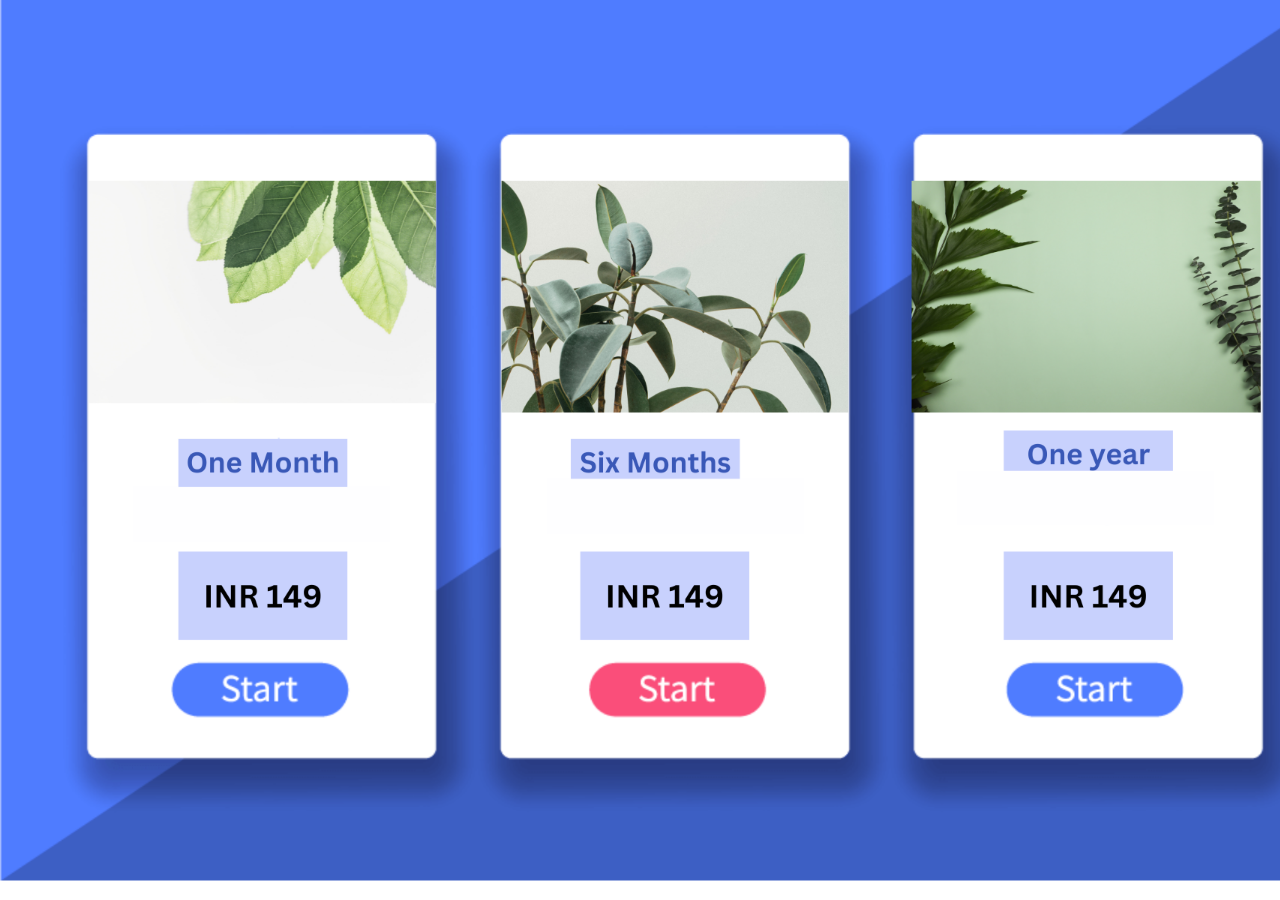
<file: subs.html>
<!DOCTYPE html>
<html lang="en">
<head>
    <title>BumpyRide</title>
    <style>
        body{
        background-image: url("SUBSCRIPTION.png");
  background-repeat: no-repeat;
  background-attachment: fixed;
  background-size: cover;
  
        }
    </style>
</head>
<body>
    <!-- <img src="SUBSCRIPTION.png"> -->
    <!-- <div class="modal" tabindex="-1">
        <div class="modal-dialog">
          <div class="modal-content">
            <div class="modal-header">
              <h5 class="modal-title">SUBSCRIPTION MODEL</h5>
              <button type="button" class="btn-close" data-bs-dismiss="modal" aria-label="Close"></button>
            </div>
            <div class="modal-body">
              <p><div class="list-group">
                  <a href="#" class="list-group-item list-group-item-action active" aria-current="true">
                    Often have concerns about pregnancy? WE BET YOU!!
                    Let our experts sort it for you.
                    
                  </a>
                  <a href="#" class="list-group-item list-group-item-action">One Month- INR 149</a>
                  <a href="#" class="list-group-item list-group-item-action">Six Months- INR 499</a>
                  <a href="#" class="list-group-item list-group-item-action">One Year- INR 699 </a>
                  <a class="list-group-item list-group-item-action disabled">A disabled link item</a>
                </div>
              </p>
            </div>
            <div class="modal-footer">
              <button type="button" class="btn btn-secondary" data-bs-dismiss="modal">Close</button>
              <button type="button" class="btn btn-primary">Save changes</button>
            </div>
          </div>
        </div>
      </div> -->
</body>
</html>
</file>
<file: login.css>
* {
  box-sizing: border-box;
}

body {
  margin: 0px;
  padding: 0px;
  font: poppins;
  /* background-color: ; */
  /* background-clip: ; */
  background-image: url("pregnancy-7424158_1920.jpg"); 
  background-repeat: no-repeat;
  background-attachment: fixed;
  background-size: cover;
  background-color: linear-gradient(rgba(230, 222, 227, 0.39),rgba(196, 195, 200, 0.39));
  
}

h1{
  color: black;
}

#main{
  width: 100%;
  height: 50vh;
  position: relative;
}

nav {
  display: flex;
  justify-content: space-around;
  align-items: center;
  position: fixed;
  top: 0;
  left: 0;
  width:100%;
  background-color: rgb(194, 181, 226);
  box-shadow: 5px 10px 30px rgba(0,0,0,0.02);
  z-index: 1;
}

.logo img{
  width:  70px;
}

.menu{
  list-style: none;
  display: flex;
}

.menu li a{
  height:40px;
  line-height: 43px;
  margin: 3px;
  padding: 0px 22px;
  display: flex;
  font-size: 0.8em;
  text-transform: uppercase;
  font-weight: 500;
  letter-spacing: 1px;
  color: rgb(28, 57, 5);
}

a{
  text-decoration: none;
}

.hey{
  color: #13512b;
  font-weight: 500;
  font-size: 0.9em;
  border-bottom: 2px solid #0c230f;
}
p{
  color: black;
}

.ban{
  width: 100%;
  height: 100%;
  background-image: linear-gradient(rgba(0,0,0,0.39),rgba(0,0,0,0.39));
}

.ban video{
  
    width: 100vw;
    height: 100vh;
    object-fit: cover;
    position: fixed;
    left: 0;
    right: 0;
    top: 0;
    bottom: 0;
    z-index: -1;
  
}

@media(min-aspect-ratio: 16/9){
  .ban video{
    width: 100%;
    height: auto;
  }
}
.image{
  width: 500px;
  height: 500px;
}

.image img{
  width: 100%;
  height: 100%;
  object-fit: fill;
}

.content {
  text-align: center;
 
  display: flex;
  width: 90%;
  justify-content: space-around;
  align-items: center;
  position: absolute;
  left: 40%;
  right: 50%;
 
  transform: translate(-50%, -50%);
}

.main-text{
  width: 500px;
}

.main-text h1{
  font-size: 3.5em;
  color: #365064;
  margin: 0 px 0px 10 px 0 px;
  line-height: 60px;
}

.main-text p{
  color: rgb(117, 102, 102);
  
}

.button {
  align-self: center;
  object-position: center;
  text-align: center;
  width: 190px;
  height: 44px;
  border: black;
  box-sizing: border-box;
  display: flex;
  justify-content: center;
  align-items: center;
  border-radius: 2em;
  color: rgb(15, 13, 13);
  background-color: #78799e;
  border-radius: 20px;
  box-shadow: 5px 10px 30px rgba(24, 139, 119, 0.2);
}

.button:hover{
  background-color: rgba(143, 137, 230, 0.867);
  transition: all ease0.2s;
}

.menu li a:hover {
  background-color: #197564;
  color: white;
  box-shadow: 5px 10px 30px rgba(24, 139, 119, 0.2);
   
}

/* #footer {
  position: fixed;
  /* padding: 10px 10px 0px 10px; */
  /* bottom: 0;
  width: 100%; */
  /* Height of the footer*/
  /* height: 40px;
  background: blue;
  } */
</file>
<file: blog.css>
@import url('https://fonts.googleapis.com/css2?family=Playfair+Display:wght@500;600;700;800;900&family=Quicksand:wght@300;400;500;600;700&display=swap');
:root{
    --Playfair: 'Playfair Display', serif;
    --Quicksand: 'Quicksand', sans-serif;
    --Roboto: 'Roboto', sans-serif;
    --dark: #3c393d;
    --exDark: #2b2b2b;
}
*{
    padding: 0;
    margin: 0;
    font-family: var(--Quicksand);
}

body{
    line-height: 1.4;
    color: var(--dark);
}
img{
    width: 100%;
    display: block;
}
.container{
    max-width: 1320px;
    margin: 0 auto;
    padding: 0 1.2rem;
}
header{
    min-height: 100vh;
    background: linear-gradient(rgb(117, 197, 129), rgba(255, 255, 255, 0.4)), url(banner-bg.jpg) center/cover no-repeat fixed;
    display: flex;
    flex-direction: column;
    justify-content: stretch;
}
.navbar{
    background: rgba(0, 0, 0, 0.6);
    padding: 1.2rem;
}
.navbar-brand{
    color: #fff;
    font-size: 2rem;
    display: block;
    text-align: center;
    text-decoration: none;
    font-family: var(--Playfair);
    letter-spacing: 1px;
}
.navbar-nav{
    padding: 0.8rem 0 0.2rem 0;
    text-align: center;
}
.navbar-nav a{
    text-transform: uppercase;
    font-family: var(--Roboto);
    letter-spacing: 1px;
    font-weight: 500;
    color: #fff;
    text-decoration: none;
    display: inline-block;
    padding: 0.4rem 0.1rem;
    letter-spacing: 3px;
    transition: opacity 0.5s ease;
}
.navbar-nav a:hover{
    opacity: 0.7;
}
.banner{
    flex: 1;
    display: flex;
    align-items: center;
    justify-content: center;
    text-align: center;
    color: #fff;
}
.banner-title{
    font-size: 3rem;
    font-family: var(--Playfair);
    line-height: 1.2;
}
.banner-title span{
    font-family: var(--Playfair);
    color: var(--exDark);
}
.banner p{
    padding: 1rem 0 2rem 0;
    font-size: 1.2rem;
    text-transform: capitalize;
    font-family: var(--Roboto);
    font-weight: 300;
    word-spacing: 5px;
}
.banner form{
    background: #fff;
    border-radius: 2rem;
    padding: 0.6rem 1rem;
    display: flex;
    justify-content: space-between;
}
.search-input{
    font-family: var(--Roboto);
    font-size: 1.1rem;
    width: 100%;
    outline: 0;
    padding: 0.6rem 0;
    border: none;
}
.search-input::placeholder{
    text-transform: capitalize;
}
.search-btn{
    width: 40px;
    font-size: 1.1rem;
    color: var(--dark);
    border: none;
    background: transparent;
    outline: 0;
    cursor: pointer;
}

.design{
    padding: 4.5rem 0;
}
.title{
    text-align: center;
    padding: 1rem 0;
}
.title h2{
    font-family: var(--Playfair);
    font-size: 2.4rem;
}
.title p{
    text-transform: uppercase;
    padding: 0.6rem 0;
}
.design-content{
    margin: 2rem 0;
}
.design-item{
    cursor: pointer;
    margin: 1.5rem 0;
}
.design-img{
    position: relative;
    overflow: hidden;
}
.design-img::after{
    position: absolute;
    content: "";
    top: 0;
    left: 0;
    width: 100%;
    height: 100%;
    background: rgba(0, 0, 0, 0.3);
}
.design-img img{
    transition:  all 0.5s ease;
}
.design-item:hover img{
    transform: scale(1.2);
}
.design-img span:first-of-type{
    position: absolute;
    z-index: 1;
    top: 10px;
    left: 10px;
    background: var(--exDark);
    color: #fff;
    padding: 0.25rem 1rem;
}
.design-img span:last-of-type{
    position: absolute;
    z-index: 1;
    bottom: 10px;
    right: 10px;
    color: #fff;
    font-weight: 700;
    font-size: 1.1rem;
}
.design-title{
    padding: 1rem;
    font-size: 1.2rem;
    text-align: center;
    width: 70%;
    margin: 0 auto;
}
.design-title a{
    color: var(--dark);
    text-decoration: none;
    text-transform: capitalize;
    font-family: var(--Playfair);
}
.blogt{
    background: rgb(225, 242, 227);
    padding: 4.5rem 0;
}
.blog{
    background: rgb(117, 197, 129);
    padding: 4.5rem 0;
}
.blog-content{
    margin: 2rem 0;
}
.blog-img{
    position: relative;
}
.blog-img span{
    position: absolute;
    bottom: 10px;
    right: 10px;
    background: var(--exDark);
    color: #fff;
    font-size: 1.4rem;
    padding: 0.3rem 0.6rem;
}
.blog-text{
    margin: 2.2rem 0;
    padding: 0 1rem;
}
.blog-text span{
    font-weight: 300;
    display: block;
    padding-bottom: 0.5rem;
}
.blog-text h2{
    font-family: var(--Playfair);
    padding: 1rem 0;
    font-size: 1.65rem;
    font-weight: 500;
}
.blog-text p{
    font-weight: 300;
    font-size: 1.1rem;
    opacity: 0.9;
    padding-bottom: 1.2rem;
}
.blog-text a{
    font-family: var(--Roboto);
    font-size: 1.1rem;
    text-decoration: none;
    color: var(--dark);
    display: inline-block;
    background: var(--dark);
    color: #fff;
    padding: 0.55rem 1.2rem;
    transition: all 0.5s ease;
}
.blog-text a:hover{
    background: var(--exDark);
}

footer{
    background: var(--exDark);
    color: #fff;
    text-align: center;
    padding: 2rem 0;
}
.social-links{
    display: flex;
    justify-content: center;
    margin-bottom: 1.4rem;
}
.social-links a{
    border: 2px solid #fff;
    color: #fff;
    display: block;
    width: 40px;
    height: 40px;
    display: flex;
    justify-content: center;
    align-items: center;
    border-radius: 50%;
    text-decoration: none;
    margin: 0 0.3rem;
    transition: all 0.5s ease;
}

.social-links a:hover{
    background: #fff;
    color: var(--exDark);
}
.footer span{
    margin-top: 1rem;
    display: block;
    font-family: var(--Playfair);
    letter-spacing: 2px;
}

@media screen and (min-width: 768px){
    .navbar .container{
        display: flex;
        align-items: center;
        justify-content: space-between;
    }
    .search-input{
        padding: 0.8rem 0;
    }
    .design-content{
        display: grid;
        grid-template-columns: repeat(2, 1fr);
        gap: 2rem;
    }
    .design-item{
        margin: 0;
    }
    .blog-content{
        display: grid;
        grid-template-columns: repeat(2, 1fr);
        gap: 2rem;
    }
}

@media screen and (min-width: 992px){
    .blog-content{
        grid-template-columns: repeat(3, 1fr);
    }
    .about-content{
        display: grid;
        grid-template-columns: repeat(2, 1fr);
        column-gap: 3rem;
        align-items: center;
    }
}

@media screen and (min-width: 1200px){
    .design-content{
        grid-template-columns: repeat(3, 1fr);
    }
}
</file>
<file: bmi.css>
* {
    font-family: Quicksand;
    font-size: 16px;
    color: #000000;
}
nav {
    display: flex;
    justify-content: space-around;
    align-items: center;
    position: fixed;
    top: 0;
    left: 0;
    width:100%;
    background-color: beige;
    box-shadow: 5px 10px 30px rgba(0,0,0,0.02);
    z-index: 1;
  }
  
  .logo img{
    width:  70px;
  }
  
  .menu{
    list-style: none;
    display: flex;
  }
  
  .menu li a{
    height:40px;
    line-height: 43px;
    margin: 3px;
    padding: 0px 22px;
    display: flex;
    font-size: 0.8em;
    text-transform: uppercase;
    font-weight: 500;
    letter-spacing: 1px;
    color: rgb(28, 57, 5);
  }
  
  a{
    text-decoration: none;
  }
  
  .hey{
    color: #13512b;
    font-weight: 500;
    font-size: 0.9em;
    border-bottom: 2px solid #0c230f;
  }

  .menu li a:hover {
    background-color: #197564;
    color: white;
    box-shadow: 5px 10px 30px rgba(24, 139, 119, 0.2);
     
  }

body {
    margin-top: 5%;
    height: 100vh;
    padding: 0;
    border: 0;
    font-family: helvetica, arial, sans-serif;
    
    color:#ACF392;

    background:linear-gradient(rgba(168, 255, 165, 0.812),rgba(248, 248, 248, 0.85)),url('bg_of_pregcalc.jpg') no-repeat center center/cover;

    
}
.form {
    background-color: #fff;
    height: 400px;
    width: 550px;
    border-radius: 20px;
    margin: 20px auto 20px auto;
    display: block;
    border: solid 1px #000000;
    box-shadow: 0 0 40px 0 #ddd;
}
.form:hover {
    box-shadow: 0 0 60px 0 #ccc;
    transition: 0.4s;
    transform: scale(1.02);
}
.row-zero{
    padding: 100px;

}
.row-one {
    padding: 100px;
}
.row-two {
    padding: 100px;
}
.infull{
    width: 115px;
    height: 30px;
    border-radius: 10px;
    background-color: #8eb288;
    border: none;
    outline: none;
    padding: 5px 10px;
    cursor: pointer;

}
.text{
    
    border-radius: 0.5px;
    border: none;
    outline: none;
    padding: 5px 10px;
    cursor: pointer;

}
.text:hover {
    background-color:#cbfdd0;
}
.infull:hover{
    background-color:#cbfdd0;

}
.text-input {
    width: 60px;
    height: 30px;
    border-radius: 10px;
    background-color:#8eb288;
    border: none;
    outline: none;
    padding: 5px 10px;
    cursor: pointer;
}
.text-input:last-child {
    margin-bottom: 100px;
}
.text-input:hover {
    background-color: #cbfdd0;
}
.hello{
    padding: 1000px;
    margin: 20px auto 20px auto;

}
#submit {
    padding: 10px 10px;;
    border: none;
    border-radius: 200px;
    height: 40px;
    width: 100px;
    background-color: #8eb288;
    color: #000000;
    margin: auto;
    display: block;
    outline: none;
    cursor: pointer;
}
#submit:hover {
    background-color: #cbfdd0;
}
.text {
    display: inline-block;
    margin: 5px 20px 5px 8px;
}
.infull{
    display: inline-block;
    margin: 5px 20px 5px 8px;

}
.row-one {
    padding: 30px 20px 15px 20px;
}
.row-zero {
    padding: 30px 20px 15px 20px;
}
.row-two {
    padding: 15px 20px 30px 20px;
}
.hello{
    padding: 15px 20px 30px 20px;
}

.container {
    display: inline-block;
    position: relative;
    padding-left: 30px;
    cursor: pointer;
    user-select: none;
}
.container input {
    position: absolute;
    opacity: 0;
}
.checkmark {
    position: absolute;
    top: 0;
    left: 0;
    height: 25px;
    width: 25px;
    background-color: #e9fce5;
    border-radius: 50%;
}
.container:hover input ~ .checkmark {
    background-color:  #cbfdd0;
}
.container input:checked ~ .checkmark {
    background-color:#8eb288;
}
h1 {
    font-size: 30px;
    font-weight: 300;
    text-align: center;
    color: #0c8a16;
    padding-top: 15px;
    display: block;
}
h2 {
    font-size: 22px;
    font-weight: 300;
    text-align: center;
}
h3 {
    font-size: 24px;
    font-weight: 300;
    text-align: center;
    padding: 15px;
}
h3 b {
    font-size: 32px;
    font-weight: 300;
    color: #7d9d08;
}
.checkmark:after {
    content: "";
    position: absolute;
    display: none;
}
.container input:checked ~ .checkmark:after {
    display: block;
}
.container .checkmark:after {
    left: 9px;
    top: 5px;
    width: 5px;
    height: 10px;
    border: solid white;
    border-width: 0 2px 2px 0;
    transform: rotate(45deg);
}
</file>
<file: style1A.css>
*{
    margin: 0;
    padding: 0;
    box-sizing: border-box;
    font-family: 'Poppins', sans-serif;
}

nav {
	display: flex;
	justify-content: space-around;
	align-items: center;
	position: fixed;
	top: 0;
	left: 0;
	width:100%;
	background-color: beige;
	box-shadow: 5px 10px 30px rgba(0,0,0,0.02);
	z-index: 1;
  }
  
  .logo img{
	width:  70px;
  }
  
  .menu{
	list-style: none;
	display: flex;
  }
  
  .menu li a{
	height:40px;
	line-height: 43px;
	margin: 3px;
	padding: 0px 22px;
	display: flex;
	font-size: 0.8em;
	text-transform: uppercase;
	font-weight: 500;
	letter-spacing: 1px;
	color: rgb(28, 57, 5);
  }
  
  a{
	text-decoration: none;
  }
  
  .hey{
	color: #13512b;
	font-weight: 500;
	font-size: 0.9em;
	border-bottom: 2px solid #0c230f;
  }

  .menu li a:hover {
	background-color: #197564;
	color: white;
	box-shadow: 5px 10px 30px rgba(24, 139, 119, 0.2);
	 
  }


section{
     display: flex;
     justify-content: center;
     align-items: center;
     min-height: 100vh;
     background: linear-gradient(-30deg, #03a9f4 0%, #3a78b7 50%, #262626 50%, #607d8b 100%);
     /* filter: hue-rotate(120deg); */
     animation: animate 10s linear infinite;
	 
}


@keyframes animate{
    0%{
        filter: hue-rotate(0deg);
    }
    100%{
        filter: hue-rotate(360deg);
    }
}

.box{
    position: relative;
    padding: 50px;
    width: 450px;
    height: 600px;
    display: flex;
    justify-content: center;
    align-items: center;
	margin-top: 0;
    background: rgb(255, 255, 255,0.1);
    border-radius: 6px;
    box-shadow: 0 5px 35px rgb(0, 0, 0, 0.2);
}

.inputbox p{
    color: aliceblue;
    font-weight: bolder;
    letter-spacing: normal;
}


.box::after{
    content: '';
    position: absolute;
    top: 5px;
    left: 5px;
    right: 5px;
    bottom: 5px;
    border-radius: 5px;
    pointer-events: none;
    background: linear-gradient(to bottom, rgba(255,255,255,0.3) 0% , rgba(255,255,255,0.1) 15%, transparent 50%, transparent 85%, rgba(255,255,255,0.3) 100%);
}

.form{
    position: relative;
    width: 100%;
}

.box, .form h2{
    color: #ffff;
    font-weight: 600;
    letter-spacing: 2px;
    margin-bottom: 30px;

}

.box .form .inputbox span{
    color: red;
    font-weight: bolder;
}

 .form, .inputbox{
    position: relative;
    width: 100%;
    margin-bottom: 10px;
}

.box .form, .inputbox input{
    width: 100%;
    outline: none;
    border: 1px solid rgba(255, 2555, 255, 0.2);
    background: transparent;
    padding: 8px 10px;
    /* padding-left: 35px; */
    border-radius: 6px;
    color: #ffff;
    box-shadow: inset 0 0 25px rgba(0, 0, 0, 0.2);
    font-size: 16px;
    font-weight: 300;
}

.box .form .inputbox input[type="submit"]{
    text-align: center;
    
    background: #ffff;
    color: #111;
    max-width: 100px;
    padding: 8px 10px;
    font-weight: 500;
    box-shadow: none;
    letter-spacing: 1px;
    cursor: pointer;
}

.form, .inputbox input::placeholder{
    color: #ffff;
}
</file>
